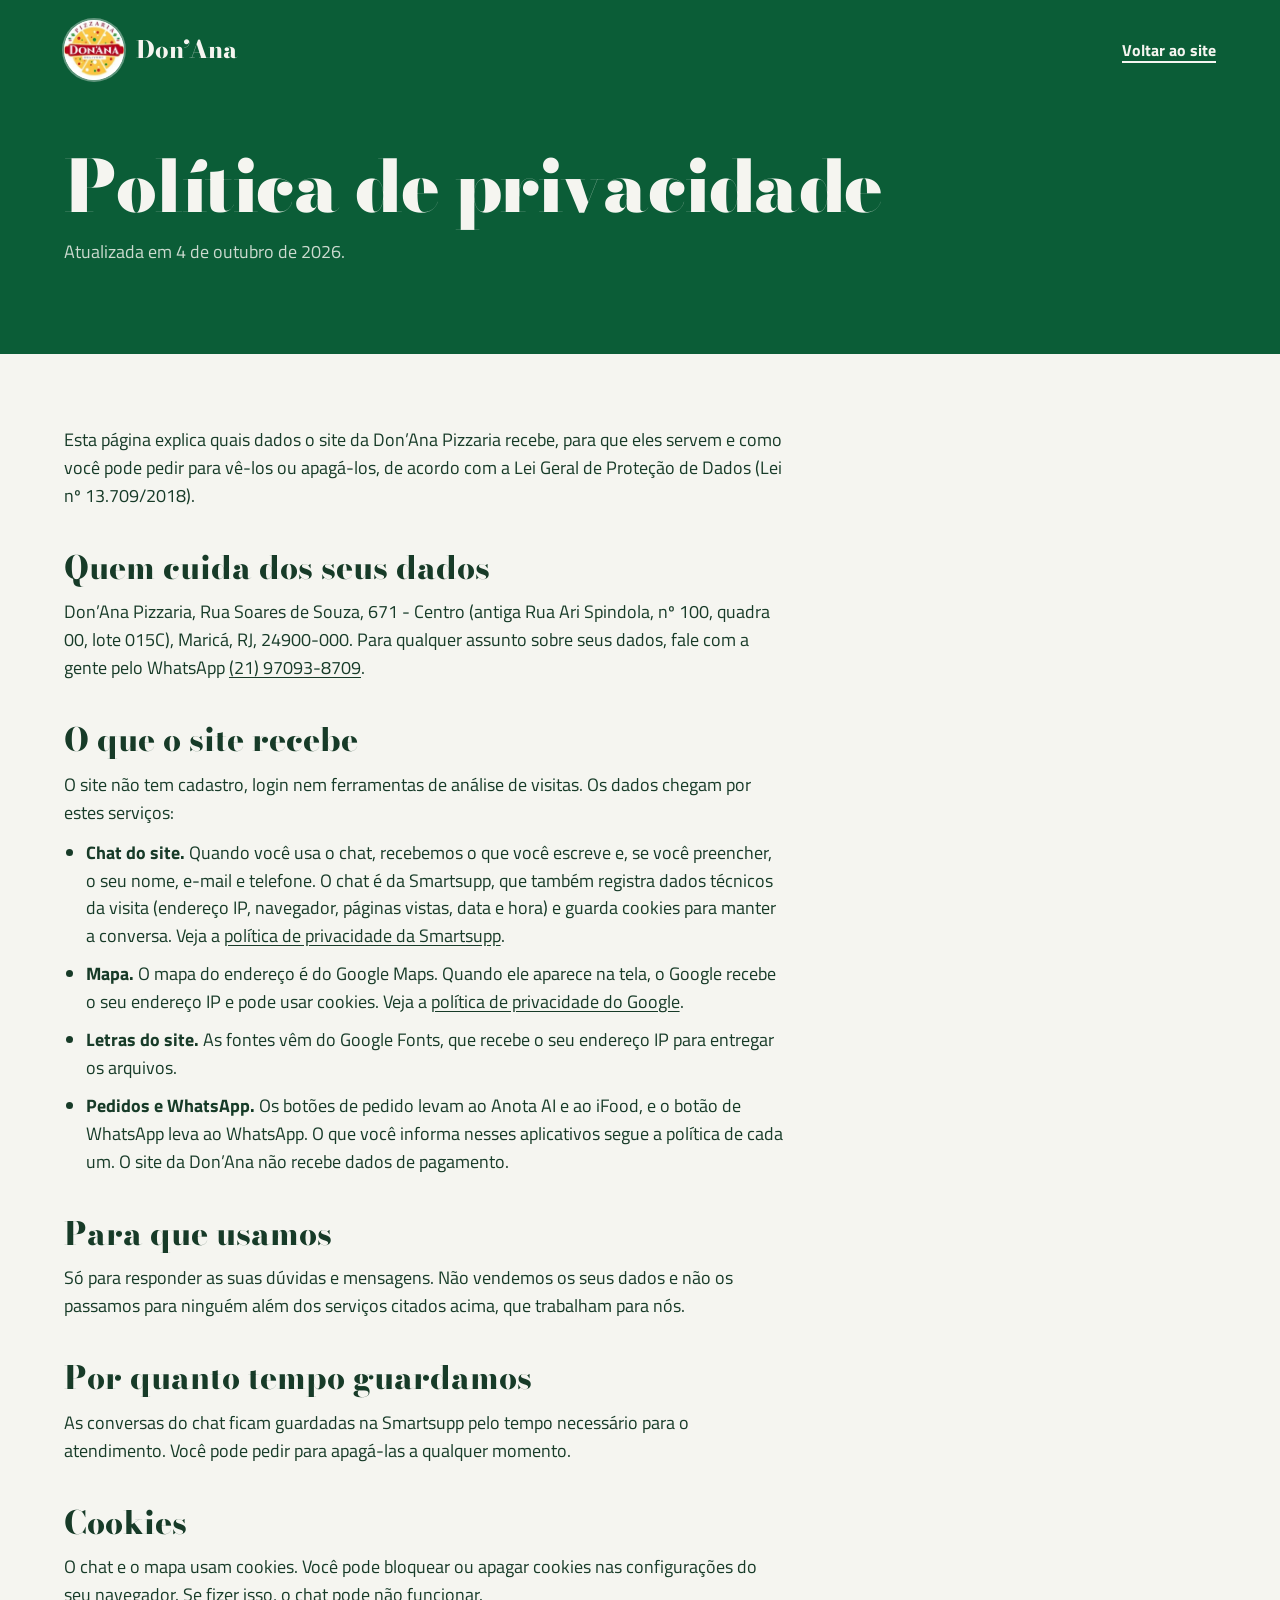
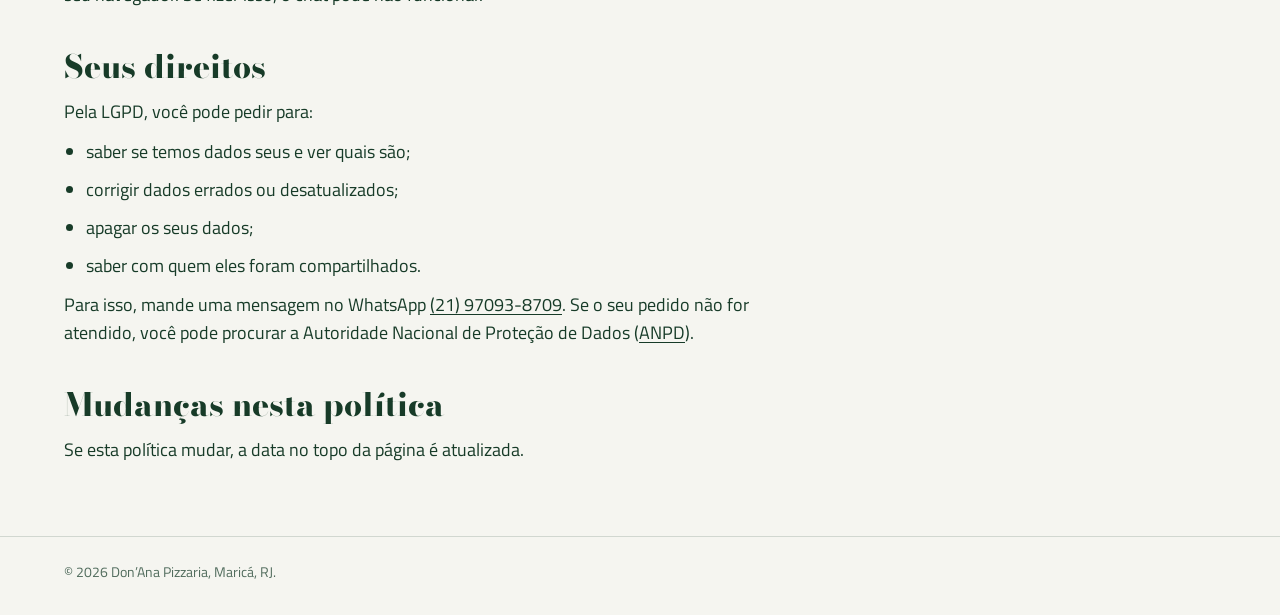
<file: privacidade.html>
<!doctype html>
<html lang="pt-BR">
<head>
  <meta charset="utf-8">
  <meta name="viewport" content="width=device-width, initial-scale=1, viewport-fit=cover">
  <title>Política de privacidade | Don’Ana Pizzaria</title>
  <meta name="description" content="Quais dados o site da Don’Ana Pizzaria recebe, para que servem e como pedir para vê-los ou apagá-los.">
  <meta name="theme-color" content="#0B5D37">
  <link rel="canonical" href="https://www.donanapizzariadelivery.com.br/privacidade.html">
  <link rel="icon" type="image/png" href="favicon.png">
  <link rel="apple-touch-icon" href="img/logo.png">

  <link rel="preconnect" href="https://fonts.googleapis.com">
  <link rel="preconnect" href="https://fonts.gstatic.com" crossorigin>
  <link href="https://fonts.googleapis.com/css2?family=Bodoni+Moda:ital,opsz,wght@0,6..96,400..900;1,6..96,400..900&family=Titillium+Web:wght@400;600;700&display=swap" rel="stylesheet">
  <link rel="stylesheet" href="css/style.css">
</head>
<body class="legal-page">
  <header class="legal-top">
    <div class="wrap">
      <div class="legal-top__bar">
        <a class="nav__brand" href="index.html">
          <img src="img/logo.webp" alt="" width="60" height="60">
          <span>Don’Ana</span>
        </a>
        <a class="link" href="index.html">Voltar ao site</a>
      </div>
      <h1 class="display display--md">Política de privacidade</h1>
      <p>Atualizada em 4 de outubro de 2026.</p>
    </div>
  </header>

  <main class="wrap">
    <div class="legal">
      <section>
        <p>Esta página explica quais dados o site da Don’Ana Pizzaria recebe, para que eles servem e como você pode pedir para vê-los ou apagá-los, de acordo com a Lei Geral de Proteção de Dados (Lei nº 13.709/2018).</p>
      </section>

      <section>
        <h2>Quem cuida dos seus dados</h2>
        <p>Don’Ana Pizzaria, Rua Soares de Souza, 671 - Centro (antiga Rua Ari Spindola, nº 100, quadra 00, lote 015C), Maricá, RJ, 24900-000. Para qualquer assunto sobre seus dados, fale com a gente pelo WhatsApp <a href="https://wa.me/5521970938709" target="_blank" rel="noopener">(21) 97093-8709</a>.</p>
      </section>

      <section>
        <h2>O que o site recebe</h2>
        <p>O site não tem cadastro, login nem ferramentas de análise de visitas. Os dados chegam por estes serviços:</p>
        <ul>
          <li><strong>Chat do site.</strong> Quando você usa o chat, recebemos o que você escreve e, se você preencher, o seu nome, e-mail e telefone. O chat é da Smartsupp, que também registra dados técnicos da visita (endereço IP, navegador, páginas vistas, data e hora) e guarda cookies para manter a conversa. Veja a <a href="https://www.smartsupp.com/privacy-policy" target="_blank" rel="noopener">política de privacidade da Smartsupp</a>.</li>
          <li><strong>Mapa.</strong> O mapa do endereço é do Google Maps. Quando ele aparece na tela, o Google recebe o seu endereço IP e pode usar cookies. Veja a <a href="https://policies.google.com/privacy?hl=pt-BR" target="_blank" rel="noopener">política de privacidade do Google</a>.</li>
          <li><strong>Letras do site.</strong> As fontes vêm do Google Fonts, que recebe o seu endereço IP para entregar os arquivos.</li>
          <li><strong>Pedidos e WhatsApp.</strong> Os botões de pedido levam ao Anota AI e ao iFood, e o botão de WhatsApp leva ao WhatsApp. O que você informa nesses aplicativos segue a política de cada um. O site da Don’Ana não recebe dados de pagamento.</li>
        </ul>
      </section>

      <section>
        <h2>Para que usamos</h2>
        <p>Só para responder as suas dúvidas e mensagens. Não vendemos os seus dados e não os passamos para ninguém além dos serviços citados acima, que trabalham para nós.</p>
      </section>

      <section>
        <h2>Por quanto tempo guardamos</h2>
        <p>As conversas do chat ficam guardadas na Smartsupp pelo tempo necessário para o atendimento. Você pode pedir para apagá-las a qualquer momento.</p>
      </section>

      <section>
        <h2>Cookies</h2>
        <p>O chat e o mapa usam cookies. Você pode bloquear ou apagar cookies nas configurações do seu navegador. Se fizer isso, o chat pode não funcionar.</p>
      </section>

      <section>
        <h2>Seus direitos</h2>
        <p>Pela LGPD, você pode pedir para:</p>
        <ul>
          <li>saber se temos dados seus e ver quais são;</li>
          <li>corrigir dados errados ou desatualizados;</li>
          <li>apagar os seus dados;</li>
          <li>saber com quem eles foram compartilhados.</li>
        </ul>
        <p>Para isso, mande uma mensagem no WhatsApp <a href="https://wa.me/5521970938709" target="_blank" rel="noopener">(21) 97093-8709</a>. Se o seu pedido não for atendido, você pode procurar a Autoridade Nacional de Proteção de Dados (<a href="https://www.gov.br/anpd" target="_blank" rel="noopener">ANPD</a>).</p>
      </section>

      <section>
        <h2>Mudanças nesta política</h2>
        <p>Se esta política mudar, a data no topo da página é atualizada.</p>
      </section>
    </div>
  </main>

  <footer class="wrap legal-foot">
    <p>© 2026 Don’Ana Pizzaria, Maricá, RJ.</p>
  </footer>
</body>
</html>
</file>
<file: css/style.css>
/* Don’Ana Pizzaria
   A página é a bandeira, de cima para baixo: verde (hero), branco (cardápio), vermelho (endereço e horário). */

:root {
  --basilico: #0B5D37;
  --verde: #009246;
  --mozzarella: #F5F5F0;
  --pomodoro: #CE2B37;
  --pomodoro-forte: #B01F2B;
  --tinta: #173B28;
  --tinta-suave: rgba(23, 59, 40, 0.74);
  --linha: rgba(23, 59, 40, 0.16);
  --crosta: #F2C14E;

  --serif: 'Bodoni Moda', 'Bodoni 72', Didot, Georgia, serif;
  --sans: 'Titillium Web', 'Segoe UI', system-ui, sans-serif;

  --gutter: clamp(16px, 5vw, 72px);
  --nav-h: 72px;
  --focus: var(--verde);
  --ease-out: cubic-bezier(.2, .7, .2, 1);

  /* Grão de parede pintada: dá textura às faixas de cor sem pesar (SVG gerado no navegador). */
  --grain: url("data:image/svg+xml,%3Csvg xmlns='http://www.w3.org/2000/svg' width='240' height='240'%3E%3Cfilter id='n'%3E%3CfeTurbulence type='fractalNoise' baseFrequency='.9' numOctaves='3' stitchTiles='stitch'/%3E%3CfeColorMatrix values='0 0 0 0 0 0 0 0 0 0 0 0 0 0 0 .6 0 0 0 -.12'/%3E%3C/filter%3E%3Crect width='100%25' height='100%25' filter='url(%23n)'/%3E%3C/svg%3E");
}

*, *::before, *::after { box-sizing: border-box; }

html {
  scroll-behavior: smooth;
  scroll-padding-top: calc(var(--nav-h) + 56px);
  -webkit-text-size-adjust: 100%;
}
html:has(dialog[open]) { overflow: hidden; }

body {
  margin: 0;
  background: var(--mozzarella);
  color: var(--tinta);
  font: 400 18px/1.55 var(--sans);
  -webkit-font-smoothing: antialiased;
  text-rendering: optimizeLegibility;
  overflow-x: clip;
}

img { display: block; max-width: 100%; height: auto; }
h1, h2, h3, p { margin: 0; }
a { color: inherit; }

:focus-visible {
  outline: 3px solid var(--focus);
  outline-offset: 3px;
}

.sr-only {
  position: absolute !important;
  width: 1px; height: 1px;
  padding: 0; margin: -1px;
  overflow: hidden; clip: rect(0 0 0 0);
  white-space: nowrap; border: 0;
}

.skip {
  position: fixed;
  left: 16px; top: -64px;
  z-index: 100;
  padding: 10px 16px;
  border-radius: 8px;
  background: var(--crosta);
  color: var(--tinta);
  font-weight: 700;
  text-decoration: none;
}
.skip:focus { top: 12px; }

.wrap {
  width: 100%;
  max-width: calc(1360px + 2 * var(--gutter));
  margin-inline: auto;
  padding-inline: var(--gutter);
}

/* ---------- Tipografia ---------- */

.display {
  font-family: var(--serif);
  font-weight: 900;
  font-variation-settings: 'opsz' 96;
  font-size: clamp(60px, 9vw, 140px);
  line-height: .9;
  letter-spacing: -0.02em;
}
.display--md { font-size: clamp(42px, 5.6vw, 84px); line-height: .95; }

/* ---------- Botões ---------- */

.btn {
  display: inline-flex;
  align-items: center;
  justify-content: center;
  gap: 8px;
  min-height: 50px;
  padding: 0 24px;
  border: 2px solid transparent;
  border-radius: 999px;
  font: 700 16px/1 var(--sans);
  letter-spacing: .01em;
  text-decoration: none;
  white-space: nowrap;
  cursor: pointer;
  transition: background-color .15s, color .15s, border-color .15s;
}
.btn--red { background: var(--pomodoro); color: #fff; }
.btn--red:hover { background: var(--pomodoro-forte); }
.btn--ghost { border-color: rgba(255, 255, 255, .6); color: var(--mozzarella); }
.btn--ghost:hover { background: rgba(255, 255, 255, .12); border-color: #fff; }
.btn--white { background: var(--mozzarella); color: var(--pomodoro); }
.btn--white:hover { background: #fff; }
.btn--line { border-color: var(--tinta); color: var(--tinta); }
.btn--line:hover { background: var(--tinta); color: var(--mozzarella); }

/* ---------- Navegação ---------- */

.nav {
  position: fixed;
  inset: 0 0 auto;
  z-index: 50;
  height: var(--nav-h);
  display: flex;
  align-items: center;
  gap: 28px;
  padding-inline: var(--gutter);
  color: var(--mozzarella);
  transition: background-color .25s, color .25s, box-shadow .25s;
}
.nav[data-tone="dark"] { --focus: var(--crosta); }
.nav[data-tone="light"] {
  background: rgba(245, 245, 240, .94);
  -webkit-backdrop-filter: blur(10px);
  backdrop-filter: blur(10px);
  color: var(--tinta);
  box-shadow: 0 1px 0 var(--linha);
}
.nav[data-tone="red"] { background: var(--pomodoro); --focus: var(--crosta); }
.nav[data-tone="red"] .nav__cta { background: var(--mozzarella); color: var(--pomodoro); }

.nav__brand {
  display: flex;
  align-items: center;
  gap: 12px;
  font-family: var(--serif);
  font-weight: 800;
  font-size: 24px;
  letter-spacing: -0.01em;
  text-decoration: none;
}
.nav__brand img {
  width: 60px; height: 60px;
  border-radius: 50%;
  background: #fff;
  box-shadow: 0 0 0 2px rgba(255, 255, 255, .35);
}
.nav__links {
  margin-left: auto;
  display: flex;
  gap: 28px;
}
.nav__links a {
  font-weight: 600;
  font-size: 16px;
  text-decoration: none;
  text-underline-offset: 6px;
  text-decoration-thickness: 2px;
}
.nav__links a:hover { text-decoration-line: underline; }
.nav__cta { min-height: 44px; padding-inline: 20px; }

/* ---------- Hero: a pizza que gira com o scroll ---------- */

.hero {
  --D: min(98svh, 60vw, 980px);
  position: relative;
  height: 300vh;
  height: 300svh;
  background: var(--basilico);
  color: var(--mozzarella);
  --focus: var(--crosta);
}
.hero__stage {
  position: sticky;
  top: 0;
  height: 100vh;
  height: 100svh;
  overflow: hidden;
  perspective: 1700px;
}
.hero__stage::before,
.final::before {
  content: '';
  position: absolute;
  inset: 0;
  pointer-events: none;
  background:
    radial-gradient(ellipse 120% 90% at 50% 50%, transparent 55%, rgba(0, 0, 0, .26) 100%),
    var(--grain);
  opacity: .9;
}
.hero__stage::before {
  background:
    radial-gradient(ellipse 50% 60% at 74% 54%, rgba(255, 214, 150, .09), transparent 70%),
    radial-gradient(ellipse 120% 90% at 50% 50%, transparent 55%, rgba(0, 0, 0, .3) 100%),
    var(--grain);
}

.hero__copy {
  position: absolute;
  z-index: 3;
  left: var(--gutter);
  top: 50%;
  transform: translateY(-44%);
  max-width: min(46vw, 640px);
}

.status {
  display: inline-flex;
  align-items: center;
  gap: 10px;
  padding: 6px 16px 6px 12px;
  border: 1px solid rgba(255, 255, 255, .22);
  border-radius: 999px;
  background: rgba(255, 255, 255, .07);
  font-weight: 600;
  font-size: 15px;
  line-height: 1.3;
}
.status__dot {
  width: 9px; height: 9px;
  border-radius: 50%;
  background: rgba(245, 245, 240, .5);
  flex: none;
}
.status.is-open .status__dot { background: var(--crosta); box-shadow: 0 0 0 4px rgba(242, 193, 78, .22); }

.hero__title {
  margin-top: .14em;
  font-family: var(--serif);
  font-weight: 900;
  font-variation-settings: 'opsz' 96;
  font-size: clamp(76px, 10.4vw, 176px);
  line-height: .86;
  letter-spacing: -0.02em;
}
.hero__place {
  margin-top: 10px;
  font-weight: 600;
  font-size: clamp(18px, 1.5vw, 22px);
  color: rgba(245, 245, 240, .82);
}
.hero__lede {
  margin-top: 26px;
  max-width: 17em;
  font-family: var(--serif);
  font-style: italic;
  font-weight: 500;
  font-variation-settings: 'opsz' 36;
  font-size: clamp(24px, 2.3vw, 34px);
  line-height: 1.22;
}
.hero__actions {
  display: flex;
  flex-wrap: wrap;
  gap: 12px;
  margin-top: 34px;
}

.hero__line {
  position: absolute;
  z-index: 3;
  left: var(--gutter);
  top: 50%;
  transform: translateY(-50%);
  max-width: min(34vw, 520px);
  font-family: var(--serif);
  font-weight: 600;
  font-variation-settings: 'opsz' 72;
  font-size: clamp(30px, 3.3vw, 52px);
  line-height: 1.08;
  letter-spacing: -0.01em;
  opacity: 0;
  pointer-events: none;
}

.hero__cue {
  position: absolute;
  z-index: 3;
  left: var(--gutter);
  bottom: 28px;
  font-weight: 600;
  font-size: 15px;
  color: rgba(245, 245, 240, .78);
  text-decoration: none;
  text-underline-offset: 5px;
}
.hero__cue:hover { text-decoration-line: underline; }

.pizza {
  position: absolute;
  z-index: 1;
  width: var(--D);
  height: var(--D);
  left: 53vw;
  top: calc(54% - var(--D) / 2);
  transform-style: preserve-3d;
  transform-origin: 50% 50%;
  will-change: transform;
}
.hero__stage.is-live .pizza { left: 0; top: 0; }

.pizza__roll {
  width: 100%; height: 100%;
  transform-style: preserve-3d;
}
.hero__stage.is-live .pizza__roll { animation: roll-in 1.25s var(--ease-out) both; }
@keyframes roll-in {
  from { transform: translate3d(38%, 0, 0) rotate(110deg); }
  to { transform: none; }
}

.pizza__body {
  position: relative;
  width: 100%; height: 100%;
  transform-style: preserve-3d;
  will-change: transform;
}
.pizza__whole {
  position: absolute;
  inset: 0;
  width: 100%; height: 100%;
}
.pizza__shadow {
  position: absolute;
  inset: 2.5%;
  border-radius: 50%;
  background: rgba(0, 0, 0, .3);
  box-shadow: 0 44px 90px rgba(0, 0, 0, .55), 0 14px 30px rgba(0, 0, 0, .35);
  transform: translateZ(-2px);
}
/* Camadas usadas só na animação do computador: a tábua fica, as fatias se afastam. */
.pizza__board,
.pizza__slices,
.pizza__slice {
  position: absolute;
  inset: 0;
  visibility: hidden;
}
.pizza__board { width: 100%; height: 100%; }
.pizza__slices { filter: drop-shadow(0 5px 6px rgba(40, 18, 0, .5)); }
.pizza__slice { visibility: inherit; will-change: transform; }
.pizza__slice i {
  position: absolute;
  inset: 0;
  background: url('../img/hero-massa-1320.webp') center / 100% 100% no-repeat;
}
.pizza__slice.is-lifted { visibility: hidden; filter: drop-shadow(0 26px 22px rgba(0, 0, 0, .45)); }
.pizza.is-split .pizza__whole { visibility: hidden; }
.pizza.is-split .pizza__board,
.pizza.is-split .pizza__slices,
.pizza.is-split .pizza__slice.is-lifted { visibility: visible; }

/* ---------- Cardápio ---------- */

.menu {
  position: relative;
  z-index: 2;
  background: var(--mozzarella);
  padding-top: clamp(80px, 10vw, 140px);
}

.menu__head {
  display: flex;
  flex-wrap: wrap;
  align-items: flex-end;
  justify-content: space-between;
  gap: 24px 64px;
}
.menu__intro {
  max-width: 36ch;
  color: var(--tinta-suave);
  padding-bottom: .5em;
}

.tabs {
  position: sticky;
  top: var(--nav-h);
  z-index: 20;
  display: flex;
  gap: 4px 32px;
  margin-top: clamp(40px, 5vw, 64px);
  padding-inline: var(--gutter);
  background: var(--mozzarella);
  box-shadow: 0 1px 0 var(--linha);
  overflow-x: auto;
  scrollbar-width: none;
}
.tabs::-webkit-scrollbar { display: none; }
@media (min-width: 1504px) {
  .tabs { padding-inline: calc((100vw - 1360px) / 2); }
}
.tab {
  flex: none;
  padding: 18px 0 14px;
  border: 0;
  border-bottom: 3px solid transparent;
  background: none;
  color: var(--tinta-suave);
  font: 600 17px/1.2 var(--sans);
  cursor: pointer;
}
.tab:hover { color: var(--tinta); }
.tab[aria-selected="true"] { color: var(--tinta); border-bottom-color: var(--pomodoro); }
.tab__count { margin-left: 5px; font-weight: 400; color: var(--tinta-suave); }
.tab:focus-visible { outline-offset: -3px; }

.panel {
  padding-block: clamp(36px, 4.5vw, 64px) clamp(96px, 10vw, 160px);
}
.panel__intro {
  max-width: 60ch;
  margin-bottom: 40px;
  color: var(--tinta-suave);
}

/* Seletor de tamanho */
.toolbar {
  display: flex;
  flex-wrap: wrap;
  align-items: flex-end;
  justify-content: space-between;
  gap: 24px 40px;
}
.sizepick { border: 0; margin: 0; padding: 0; min-width: 0; }
.sizepick legend, .sizes legend {
  padding: 0;
  margin-bottom: 12px;
  font-weight: 600;
  font-size: 15px;
  color: var(--tinta-suave);
}
.sizepick__opts { display: flex; flex-wrap: wrap; gap: 8px; }
.size {
  display: grid;
  grid-template-columns: 40px auto;
  grid-template-rows: auto auto;
  column-gap: 10px;
  align-items: center;
  padding: 7px 18px 7px 7px;
  border: 1.5px solid var(--linha);
  border-radius: 999px;
  cursor: pointer;
  transition: background-color .15s, border-color .15s, color .15s;
}
.size:hover { border-color: var(--tinta); }
.size svg { grid-row: 1 / 3; width: 40px; height: 40px; }
.size svg circle { fill: transparent; stroke: currentColor; stroke-width: 1.5; transition: fill .15s; }
.size svg path { stroke: currentColor; stroke-width: 1.5; }
.size__name { font-weight: 700; font-size: 16px; line-height: 1.15; }
.size__slices { font-size: 14px; line-height: 1.15; color: var(--tinta-suave); }
input:checked + .size { background: var(--basilico); border-color: var(--basilico); color: var(--mozzarella); }
input:checked + .size .size__slices { color: rgba(245, 245, 240, .8); }
input:checked + .size svg circle { fill: var(--crosta); stroke: var(--crosta); }
input:checked + .size svg path { stroke: var(--basilico); }
input:focus-visible + .size { outline: 3px solid var(--focus); outline-offset: 3px; }

.search { position: relative; width: min(340px, 100%); }
.search svg {
  position: absolute;
  left: 18px; top: 50%;
  transform: translateY(-50%);
  color: var(--tinta-suave);
  pointer-events: none;
}
.search input {
  width: 100%;
  height: 52px;
  padding: 0 18px 0 48px;
  border: 1.5px solid var(--linha);
  border-radius: 999px;
  background: #fff;
  color: var(--tinta);
  font: 400 16px var(--sans);
}
.search input::placeholder { color: rgba(23, 59, 40, .55); }
.search input:focus { border-color: var(--verde); outline: none; box-shadow: 0 0 0 3px rgba(0, 146, 70, .18); }

.toolbar__note {
  margin: 20px 0 48px;
  max-width: 70ch;
  font-size: 16px;
  color: var(--tinta-suave);
}
.toolbar__note strong { color: var(--tinta); font-weight: 700; }

/* Grade de sabores: toda pizza é um disco */
.grid {
  list-style: none;
  margin: 0;
  padding: 0;
  display: grid;
  grid-template-columns: repeat(auto-fill, minmax(230px, 1fr));
  gap: clamp(40px, 4vw, 60px) clamp(20px, 3vw, 44px);
}
.flavor {
  display: grid;
  gap: 6px;
  align-content: start;
  width: 100%;
  padding: 0;
  border: 0;
  background: none;
  color: inherit;
  font: inherit;
  text-align: left;
  cursor: pointer;
}
.flavor:focus-visible { outline-offset: 8px; border-radius: 18px; }
.flavor__img {
  display: block;
  aspect-ratio: 1;
  margin-bottom: 16px;
  border-radius: 50%;
  overflow: hidden;
  background: #E7E5DC;
  box-shadow: 0 22px 34px -22px rgba(23, 59, 40, .6);
  transition: transform .6s var(--ease-out);
}
.flavor__img img { width: 100%; height: 100%; object-fit: cover; }
@media (hover: hover) {
  .flavor:hover .flavor__img { transform: rotate(-10deg) scale(1.02); }
  .flavor:hover .flavor__name { text-decoration: underline; text-decoration-thickness: 1.5px; text-underline-offset: 5px; }
}
.flavor__name {
  font-family: var(--serif);
  font-weight: 700;
  font-variation-settings: 'opsz' 40;
  font-size: clamp(21px, 1.8vw, 26px);
  line-height: 1.12;
  letter-spacing: -0.01em;
}
.flavor__desc {
  font-size: 15px;
  line-height: 1.45;
  color: var(--tinta-suave);
  display: -webkit-box;
  -webkit-line-clamp: 3;
  -webkit-box-orient: vertical;
  overflow: hidden;
}
.flavor__price {
  margin-top: 4px;
  font-weight: 700;
  font-size: 18px;
  color: var(--pomodoro);
  font-variant-numeric: tabular-nums;
}
.empty { padding: 24px 0 8px; font-size: 18px; color: var(--tinta-suave); }

/* Dois sabores */
.card { display: grid; gap: 6px; align-content: start; }
.chips { display: flex; flex-wrap: wrap; gap: 8px; margin-top: 10px; }
.chip {
  display: inline-grid;
  justify-items: center;
  gap: 3px;
  min-width: 84px;
  padding: 8px 12px 9px;
  border: 1.5px solid var(--linha);
  border-radius: 14px;
  font-weight: 600;
  font-size: 14px;
  line-height: 1.1;
  text-decoration: none;
  transition: border-color .15s, background-color .15s;
}
.chip span { color: var(--tinta-suave); }
.chip b { font-size: 16px; }
.chip b { color: var(--pomodoro); font-weight: 700; font-variant-numeric: tabular-nums; }
.chip:hover { border-color: var(--basilico); background: #fff; }

/* Listas com pontilhado de cardápio */
.cols {
  display: grid;
  grid-template-columns: repeat(auto-fit, minmax(min(100%, 440px), 1fr));
  gap: 0 72px;
}
.list { list-style: none; margin: 0; padding: 0; }
.row {
  display: grid;
  grid-template-columns: auto minmax(24px, 1fr) auto;
  align-items: baseline;
  column-gap: 12px;
  padding: 20px 0;
  border-bottom: 1px solid var(--linha);
  text-decoration: none;
}
.row__name {
  font-family: var(--serif);
  font-weight: 700;
  font-variation-settings: 'opsz' 40;
  font-size: 23px;
  line-height: 1.15;
}
.row__lead { border-bottom: 2px dotted rgba(23, 59, 40, .32); transform: translateY(-5px); }
.row__price { font-weight: 700; font-size: 18px; color: var(--pomodoro); font-variant-numeric: tabular-nums; }
.row__desc { grid-column: 1 / -1; margin-top: 6px; max-width: 62ch; font-size: 15px; line-height: 1.45; color: var(--tinta-suave); }
.row:hover .row__name { color: var(--basilico); text-decoration: underline; text-decoration-thickness: 1.5px; text-underline-offset: 5px; }

.row--compact { padding: 13px 0; }
.row--compact .row__name { font-family: var(--sans); font-weight: 600; font-size: 17px; font-variation-settings: normal; }
.row--compact .row__price { font-size: 17px; }

.row--thumb { grid-template-columns: 96px auto minmax(24px, 1fr) auto; column-gap: 12px 16px; }
.row--thumb .row__thumb {
  grid-row: 1 / 3;
  width: 96px; height: 96px;
  margin-right: 8px;
  align-self: center;
  border-radius: 50%;
  overflow: hidden;
  background: #E7E5DC;
}
.row--thumb .row__thumb img { width: 100%; height: 100%; object-fit: cover; }
.row--thumb .row__thumb--empty { background: none; border: 2px dashed var(--linha); }
.row--thumb .row__desc { grid-column: 2 / -1; align-self: start; }

.cols__title {
  margin: 0 0 4px;
  font-family: var(--serif);
  font-weight: 800;
  font-size: 30px;
  line-height: 1.1;
}
.cols__note { margin-bottom: 8px; font-size: 15px; color: var(--tinta-suave); }
.cols > div + div { margin-top: 0; }

.more { margin-top: 48px; font-weight: 600; }
.more a { text-underline-offset: 5px; text-decoration-thickness: 1.5px; }
.more a:hover { color: var(--basilico); }

/* ---------- Ficha da pizza (dialog) ---------- */

.sheet {
  width: min(980px, calc(100vw - 32px));
  max-width: none;
  max-height: calc(100svh - 48px);
  padding: 0;
  border: 0;
  border-radius: 28px;
  background: var(--mozzarella);
  color: var(--tinta);
  overflow: hidden;
}
.sheet[open] {
  display: grid;
  grid-template-columns: minmax(0, 1fr) minmax(0, 1.12fr);
  animation: sheet-in .35s var(--ease-out);
}
.sheet::backdrop { background: rgba(8, 40, 24, .64); -webkit-backdrop-filter: blur(3px); backdrop-filter: blur(3px); }
@keyframes sheet-in { from { opacity: 0; transform: translateY(16px); } }

.sheet__closeform { position: absolute; top: 16px; right: 16px; z-index: 2; margin: 0; }
.sheet__close {
  display: grid;
  place-items: center;
  width: 44px; height: 44px;
  border: 0;
  border-radius: 50%;
  background: var(--mozzarella);
  color: var(--tinta);
  cursor: pointer;
  box-shadow: 0 2px 10px rgba(0, 0, 0, .12);
}
.sheet__close:hover { background: #fff; }

.sheet__media {
  display: grid;
  place-items: center;
  padding: 44px;
  background: var(--basilico);
}
.disc {
  position: relative;
  width: 100%;
  max-width: 380px;
  aspect-ratio: 1;
  border-radius: 50%;
  overflow: hidden;
  box-shadow: 0 34px 60px -24px rgba(0, 0, 0, .7);
}
.sheet[open] .disc { animation: disc-in .7s var(--ease-out); }
@keyframes disc-in { from { transform: rotate(-70deg) scale(.86); opacity: 0; } }
.disc img { position: absolute; inset: 0; width: 100%; height: 100%; object-fit: cover; }
.disc__b { clip-path: inset(0 0 0 100%); transition: clip-path .55s var(--ease-out); }
.disc::after {
  content: '';
  position: absolute;
  top: 0; bottom: 0; left: 50%;
  width: 4px;
  transform: translateX(-50%) scaleY(0);
  background: var(--mozzarella);
  transition: transform .45s var(--ease-out);
}
.disc.is-half .disc__b { clip-path: inset(0 0 0 50%); }
.disc.is-half::after { transform: translateX(-50%) scaleY(1); }

.sheet__body {
  display: grid;
  grid-template-columns: minmax(0, 1fr);
  gap: 22px;
  align-content: start;
  padding: 44px 40px 36px;
  overflow-y: auto;
  max-height: calc(100svh - 48px);
}
.sheet__title {
  padding-right: 48px;
  font-family: var(--serif);
  font-weight: 900;
  font-variation-settings: 'opsz' 96;
  font-size: clamp(32px, 3.6vw, 46px);
  line-height: 1;
  letter-spacing: -0.015em;
}
.sheet__desc { font-size: 16px; color: var(--tinta-suave); }
.sheet__desc b { color: var(--tinta); font-weight: 600; }

.sizes { border: 0; margin: 0; padding: 0; min-width: 0; }
.opt {
  display: grid;
  grid-template-columns: 22px 1fr auto;
  align-items: center;
  gap: 14px;
  padding: 11px 4px;
  border-bottom: 1px solid var(--linha);
  cursor: pointer;
}
.opt:first-of-type { border-top: 1px solid var(--linha); }
.opt input { width: 20px; height: 20px; margin: 0; accent-color: var(--basilico); }
.opt__name { font-weight: 600; font-size: 17px; }
.opt__name small { margin-left: 6px; font-weight: 400; font-size: 15px; color: var(--tinta-suave); }
.opt__price { font-weight: 700; font-size: 17px; color: var(--pomodoro); font-variant-numeric: tabular-nums; }

.half__label { margin-bottom: 10px; font-weight: 600; font-size: 15px; color: var(--tinta-suave); }
.half__list {
  display: flex;
  gap: 10px;
  overflow-x: auto;
  padding: 4px 2px 10px;
  scroll-snap-type: x proximity;
  scrollbar-width: thin;
}
.half__opt {
  flex: none;
  display: grid;
  justify-items: center;
  gap: 6px;
  width: 78px;
  padding: 0;
  border: 0;
  background: none;
  color: var(--tinta);
  font: 600 13px/1.2 var(--sans);
  text-align: center;
  cursor: pointer;
  scroll-snap-align: start;
}
.half__opt img {
  width: 62px; height: 62px;
  border-radius: 50%;
  object-fit: cover;
  border: 3px solid transparent;
  box-shadow: 0 0 0 1px var(--linha);
}
.half__opt[aria-pressed="true"] img { border-color: var(--pomodoro); box-shadow: none; }
.half__opt:focus-visible { outline-offset: 2px; border-radius: 12px; }

.sheet__hint {
  padding: 14px 16px;
  border-radius: 14px;
  background: rgba(0, 146, 70, .09);
  font-size: 15px;
  line-height: 1.5;
}
.sheet__actions {
  position: sticky;
  bottom: -36px;
  display: flex;
  flex-wrap: wrap;
  gap: 12px;
  margin: 0 -40px -36px;
  padding: 16px 40px 28px;
  background: linear-gradient(to bottom, rgba(245, 245, 240, 0), var(--mozzarella) 22px);
}

/* ---------- Final: endereço e horário (vermelho) ---------- */

.final {
  position: relative;
  z-index: 2;
  background: var(--pomodoro);
  color: var(--mozzarella);
  padding-top: clamp(80px, 10vw, 150px);
  --focus: var(--crosta);
}
/* O conteúdo fica acima da textura de granulado (.final::before). */
.final > * { position: relative; }


.visit {
  display: grid;
  grid-template-columns: repeat(3, minmax(0, 1fr));
  gap: 40px;
}
.visit__title {
  margin-bottom: 14px;
  font-family: var(--serif);
  font-weight: 800;
  font-variation-settings: 'opsz' 48;
  font-size: 30px;
  line-height: 1.1;
}
.visit address { font-style: normal; font-size: 18px; line-height: 1.55; }
.visit p { font-size: 18px; }
.visit p.visit__note { font-size: 15px; line-height: 1.5; opacity: .8; margin-top: 6px; }
.hours { display: grid; gap: 6px; margin: 0; font-size: 18px; }
.hours div { display: flex; flex-wrap: wrap; justify-content: space-between; column-gap: 16px; max-width: 320px; }
.hours dd { margin: 0; font-weight: 600; font-variant-numeric: tabular-nums; }
.visit__status { margin-top: 14px; font-weight: 700; }
.visit__actions { display: flex; flex-wrap: wrap; gap: 10px; margin-top: 18px; }
.link {
  display: inline-block;
  margin-top: 14px;
  font-weight: 700;
  font-size: 16px;
  text-underline-offset: 5px;
  text-decoration-thickness: 1.5px;
}
.link:hover { text-decoration-thickness: 3px; }
.visit__links { display: flex; flex-wrap: wrap; column-gap: 24px; }

/* Mapa incorporado do Google Maps: só carrega quando o endereço chega perto da tela. */
.visit__map {
  position: relative;
  grid-column: 1 / -1;
  height: clamp(300px, 34vw, 440px);
  overflow: hidden;
  border-radius: 22px;
  background: #7d1820;
  box-shadow: 0 40px 60px -30px rgba(50, 0, 6, .8);
}
.visit__map iframe { display: block; width: 100%; height: 100%; border: 0; }
/* No canto de cima à direita, o único que o Google deixa livre. */
.visit__route {
  position: absolute;
  top: 12px; right: 12px;
  min-height: 46px;
  padding-inline: 18px;
  box-shadow: 0 6px 16px rgba(50, 0, 6, .35);
}

.foot {
  margin-top: clamp(72px, 9vw, 120px);
  padding-block: 28px 36px;
  border-top: 1px solid rgba(255, 255, 255, .3);
  font-size: 14px;
  color: rgba(245, 245, 240, .82);
}
.foot__credits { margin-top: 6px; font-size: 13px; color: rgba(245, 245, 240, .7); }
.foot a { text-underline-offset: 3px; }

/* ---------- Política de privacidade (privacidade.html) ---------- */

.legal-page { padding-bottom: env(safe-area-inset-bottom); }
.legal-top {
  background: var(--basilico);
  color: var(--mozzarella);
  padding-block: 20px clamp(48px, 7vw, 88px);
  --focus: var(--crosta);
}
.legal-top__bar {
  display: flex;
  flex-wrap: wrap;
  align-items: center;
  justify-content: space-between;
  gap: 12px 24px;
  margin-bottom: clamp(40px, 6vw, 72px);
}
.legal-top__bar .link { margin-top: 0; }
.legal-top p { margin-top: 18px; font-size: 18px; color: rgba(245, 245, 240, .82); }
.legal {
  max-width: 72ch;
  padding-block: clamp(40px, 6vw, 72px);
}
.legal section + section { margin-top: 40px; }
.legal h2 {
  margin-bottom: 12px;
  font-family: var(--serif);
  font-weight: 800;
  font-variation-settings: 'opsz' 48;
  font-size: clamp(26px, 3vw, 32px);
  line-height: 1.15;
  text-wrap: balance;
}
.legal p + p, .legal p + ul, .legal ul + p { margin-top: 12px; }
.legal ul { margin: 0; padding-left: 1.2em; }
.legal li + li { margin-top: 10px; }
.legal a { text-underline-offset: 3px; }
.legal-foot {
  padding-block: 24px 32px;
  border-top: 1px solid var(--linha);
  font-size: 14px;
  color: var(--tinta-suave);
}

/* Botão de conversa (WhatsApp) no mesmo lugar do botão da Smartsupp; some quando ele carrega. */
.chat-fab {
  position: fixed;
  right: 12px;
  bottom: 24px;
  z-index: 55;
  display: grid;
  place-items: center;
  width: 56px; height: 56px;
  border-radius: 50%;
  background: var(--pomodoro);
  color: #fff;
  box-shadow: 0 6px 18px rgba(50, 0, 6, .35);
  -webkit-tap-highlight-color: transparent;
  transition: background-color .15s, transform .15s;
}
.chat-fab:hover { background: var(--pomodoro-forte); transform: scale(1.05); }
.chat-fab[hidden] { display: none; }

/* Barra de abas do celular */
.tabbar { display: none; }

/* ---------- Responsivo ---------- */

@media (max-width: 960px) {
  .nav__links { display: none; }
  .nav__cta { margin-left: auto; }
  .visit { grid-template-columns: 1fr 1fr; }
}

@media (max-width: 720px) {
  :root { --nav-h: 62px; --tabbar-h: 62px; }
  body { font-size: 17px; padding-bottom: calc(var(--tabbar-h) + env(safe-area-inset-bottom)); }

  .tabbar {
    position: fixed;
    inset: auto 0 0;
    z-index: 60;
    display: grid;
    grid-template-columns: repeat(3, 1fr);
    padding-bottom: env(safe-area-inset-bottom);
    background: rgba(245, 245, 240, .97);
    -webkit-backdrop-filter: blur(10px);
    backdrop-filter: blur(10px);
    box-shadow: 0 -1px 0 var(--linha), 0 -8px 24px rgba(23, 59, 40, .08);
  }
  .tabbar a {
    position: relative;
    display: grid;
    justify-items: center;
    align-content: center;
    gap: 3px;
    height: var(--tabbar-h);
    color: var(--tinta-suave);
    font: 600 12px/1 var(--sans);
    text-decoration: none;
    -webkit-tap-highlight-color: transparent;
  }
  .tabbar svg {
    width: 24px; height: 24px;
    fill: none;
    stroke: currentColor;
    stroke-width: 1.7;
    stroke-linejoin: round;
  }
  .tabbar circle { fill: currentColor; stroke: none; }
  .tabbar a[aria-current="true"] { color: var(--pomodoro); }
  .tabbar a[aria-current="true"]::before {
    content: '';
    position: absolute;
    top: 0; left: 30%; right: 30%;
    height: 3px;
    border-radius: 0 0 3px 3px;
    background: var(--pomodoro);
  }
  .tabbar a:focus-visible { outline-offset: -4px; }
  .chat-fab { bottom: calc(var(--tabbar-h) + env(safe-area-inset-bottom) + 12px); }
  /* Pela aba "Cardápio", o título para logo abaixo da barra do topo. */
  .menu { scroll-margin-top: -100px; }

  .nav { gap: 12px; }
  .nav__brand { font-size: 21px; gap: 10px; }
  .nav__brand img { width: 52px; height: 52px; }
  .nav__cta { min-height: 40px; padding-inline: 16px; font-size: 15px; }

  /* No celular o hero é uma tela só, sem animação de scroll: mais leve e direto. */
  .hero { --D: min(108vw, 56svh); height: auto; }
  .hero__stage { position: relative; min-height: 620px; }
  .hero__stage.is-live .pizza__roll { animation: none; }
  .hero__copy {
    top: calc(var(--nav-h) + 22px);
    right: var(--gutter);
    transform: none;
    max-width: none;
  }
  .hero__title { font-size: clamp(64px, 21vw, 92px); }
  .hero__lede { margin-top: 16px; font-size: 22px; }
  .hero__actions { margin-top: 22px; }
  .hero__actions .btn { min-height: 46px; padding-inline: 18px; font-size: 15px; }
  .hero__line, .hero__cue { display: none; }
  .pizza { left: 40vw; top: calc(100% - var(--D) * .7); }

  .tabs { gap: 4px 24px; }
  .tab { font-size: 16px; padding-top: 16px; }

  .sizepick { flex: 1 1 100%; }
  .sizepick__opts { display: grid; grid-template-columns: 1fr 1fr; }
  .size { padding-right: 10px; }
  .search { width: 100%; }
  .toolbar__note { margin-bottom: 36px; }

  .grid { grid-template-columns: repeat(2, minmax(0, 1fr)); gap: 36px 16px; }
  .flavor__img { margin-bottom: 10px; }
  .flavor__name { font-size: 20px; }
  .flavor__desc { font-size: 14px; -webkit-line-clamp: 2; }
  .flavor__price { font-size: 17px; }
  .chip { padding: 8px 11px; font-size: 14px; gap: 6px; }

  .row__name { font-size: 21px; }
  .row--thumb { grid-template-columns: 72px auto minmax(16px, 1fr) auto; }
  .row--thumb .row__thumb { width: 72px; height: 72px; }

  .sheet {
    width: 100vw;
    max-height: 94svh;
    margin: auto 0 0;
    border-radius: 24px 24px 0 0;
    overflow-y: auto;
  }
  .sheet[open] { grid-template-columns: 1fr; animation-name: sheet-up; }
  @keyframes sheet-up { from { transform: translateY(48px); opacity: 0; } }
  .sheet__media { padding: 28px 24px; }
  .disc { max-width: 220px; }
  .sheet__body { padding: 26px 20px 28px; max-height: none; overflow: visible; }
  .sheet__actions { bottom: 0; margin: 0 -20px -28px; padding: 14px 20px 20px; }
  .sheet__actions .btn { flex: 1 1 100%; }

  .visit { grid-template-columns: 1fr; gap: 36px; }
  .visit__map { height: 320px; border-radius: 18px; }
}

@media (max-width: 380px) {
  .visit__route { min-height: 40px; padding-inline: 12px; font-size: 14px; }
  .grid { gap: 32px 12px; }
  .size { grid-template-columns: 32px auto; column-gap: 8px; }
  .size svg { width: 32px; height: 32px; }
}

/* Sem animações para quem prefere */
@media (prefers-reduced-motion: reduce) {
  html { scroll-behavior: auto; }
  .hero { height: auto; }
  .hero__stage { position: relative; }
  .hero__line, .hero__cue { display: none; }
  .hero__stage.is-live .pizza__roll { animation: none; }
  .flavor__img, .disc__b, .disc::after, .chat-fab { transition: none; }
  .sheet[open], .sheet[open] .disc { animation: none; }
}
</file>
